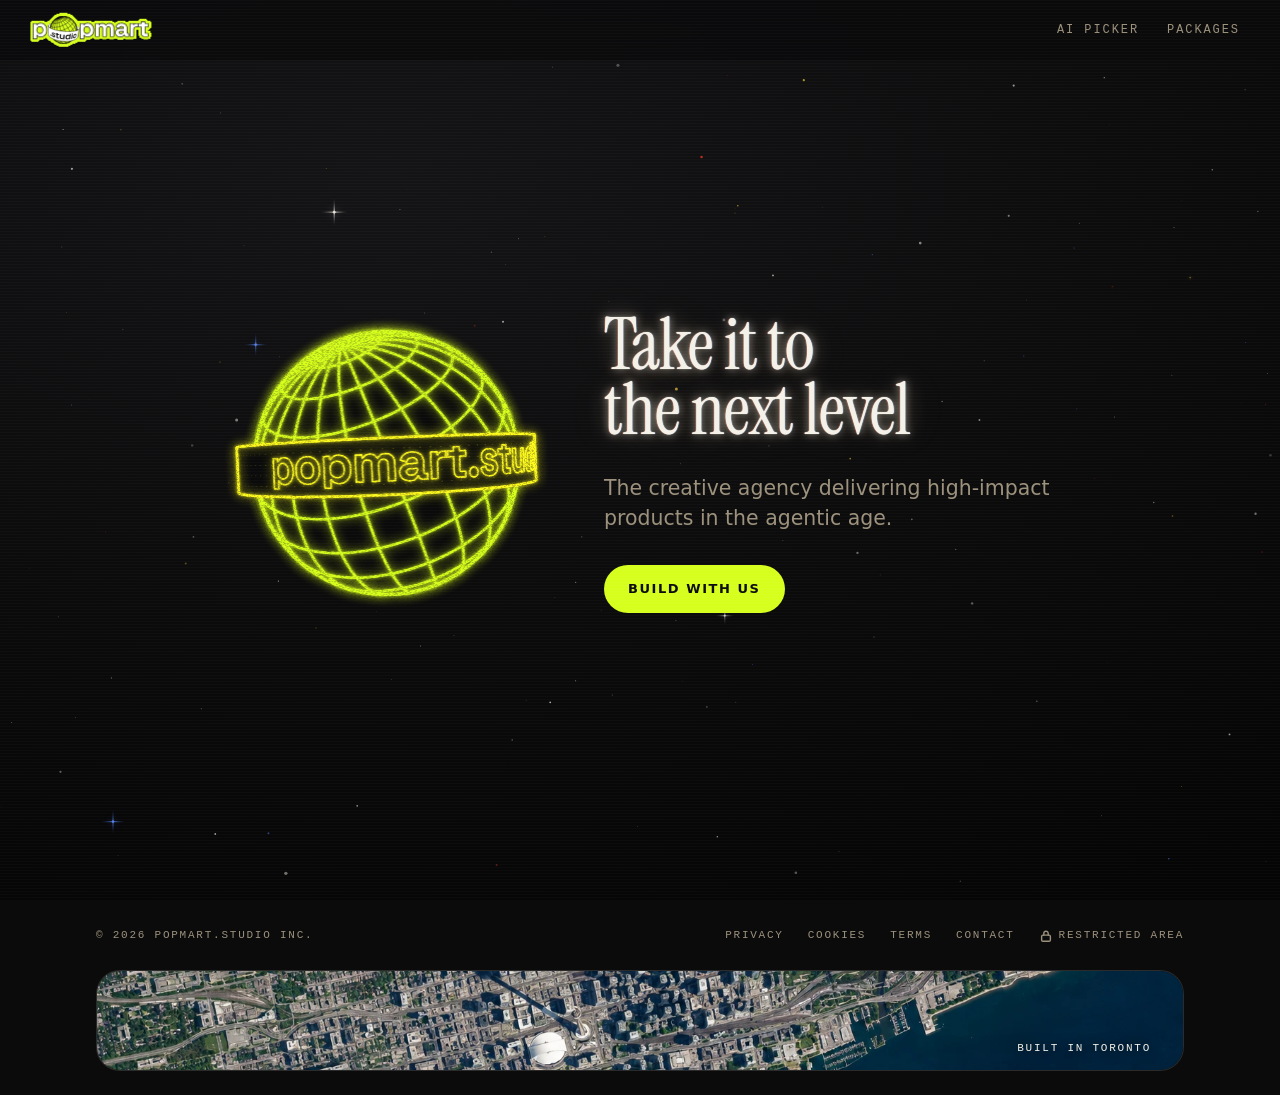
<file: index.html>
<!doctype html>
<html lang="en">
  <head>
    <meta charset="UTF-8" />
    <meta name="viewport" content="width=device-width, initial-scale=1.0, viewport-fit=cover" />
    <link rel="preload" href="./fonts/instrument-serif-latin-400-normal.woff2" as="font" type="font/woff2" crossorigin />
    <!-- Title and description follow docs/brand/BRAND.md; main.ts sets the title again at runtime. -->
    <title>Popmart: take it to the next level</title>
    <meta name="description" content="Take it to the next level. Popmart is the creative agency delivering high-impact products in the agentic age." />
    <link rel="canonical" href="https://popmart.studio/" />
    <meta property="og:type" content="website" />
    <meta property="og:site_name" content="Popmart" />
    <meta property="og:title" content="Popmart: take it to the next level" />
    <meta property="og:description" content="Take it to the next level. Popmart is the creative agency delivering high-impact products in the agentic age." />
    <meta property="og:url" content="https://popmart.studio/" />
    <meta property="og:image" content="https://popmart.studio/og/popmart.jpg" />
    <meta property="og:image:width" content="1200" />
    <meta property="og:image:height" content="630" />
    <meta property="og:image:alt" content="Popmart: a glowing wireframe globe on a night sky." />
    <meta name="twitter:card" content="summary_large_image" />
    <script type="application/ld+json">{"@context":"https://schema.org","@type":"Organization","name":"popmart.studio inc.","url":"https://popmart.studio/","email":"hello@popmart.studio","address":{"@type":"PostalAddress","addressLocality":"Toronto","addressRegion":"ON","addressCountry":"CA"}}</script>
    <meta name="color-scheme" content="dark" />
    <link rel="icon" type="image/svg+xml" href="data:image/svg+xml,%3Csvg%20xmlns%3D%22http%3A%2F%2Fwww.w3.org%2F2000%2Fsvg%22%20viewBox%3D%220%200%2032%2032%22%3E%3Crect%20width%3D%2232%22%20height%3D%2232%22%20rx%3D%227%22%20fill%3D%22%230B0B0C%22%2F%3E%3Cg%20fill%3D%22none%22%20stroke%3D%22%23FFFB1F%22%20stroke-width%3D%221.8%22%20transform%3D%22rotate%28-18%2016%2016%29%22%3E%3Ccircle%20cx%3D%2216%22%20cy%3D%2216%22%20r%3D%2211.5%22%2F%3E%3Cellipse%20cx%3D%2216%22%20cy%3D%2216%22%20rx%3D%225%22%20ry%3D%2211.5%22%2F%3E%3Cpath%20d%3D%22M16%204.5v23M4.5%2016h23M6.3%2010h19.4M6.3%2022h19.4%22%2F%3E%3C%2Fg%3E%3C%2Fsvg%3E" />
    <script type="module" crossorigin src="./assets/main-BdwcYEpg.js"></script>
    <link rel="modulepreload" crossorigin href="./assets/common-B9Uq7RHL.js">
    <link rel="modulepreload" crossorigin href="./assets/preload-helper-CRzLMJPS.js">
    <link rel="modulepreload" crossorigin href="./assets/globe-host-DNPELI4u.js">
    <link rel="stylesheet" crossorigin href="./assets/common-DVCIVugc.css">
  </head>
  <body>
    <div id="app"></div>
    <noscript><p style="padding:20px;font-family:sans-serif;color:#F4F1E8;background:#0B0B0C">Popmart: take it to the next level. The creative agency delivering high-impact products in the agentic age. Write to hello@popmart.studio.</p></noscript>
  </body>
</html>
</file>
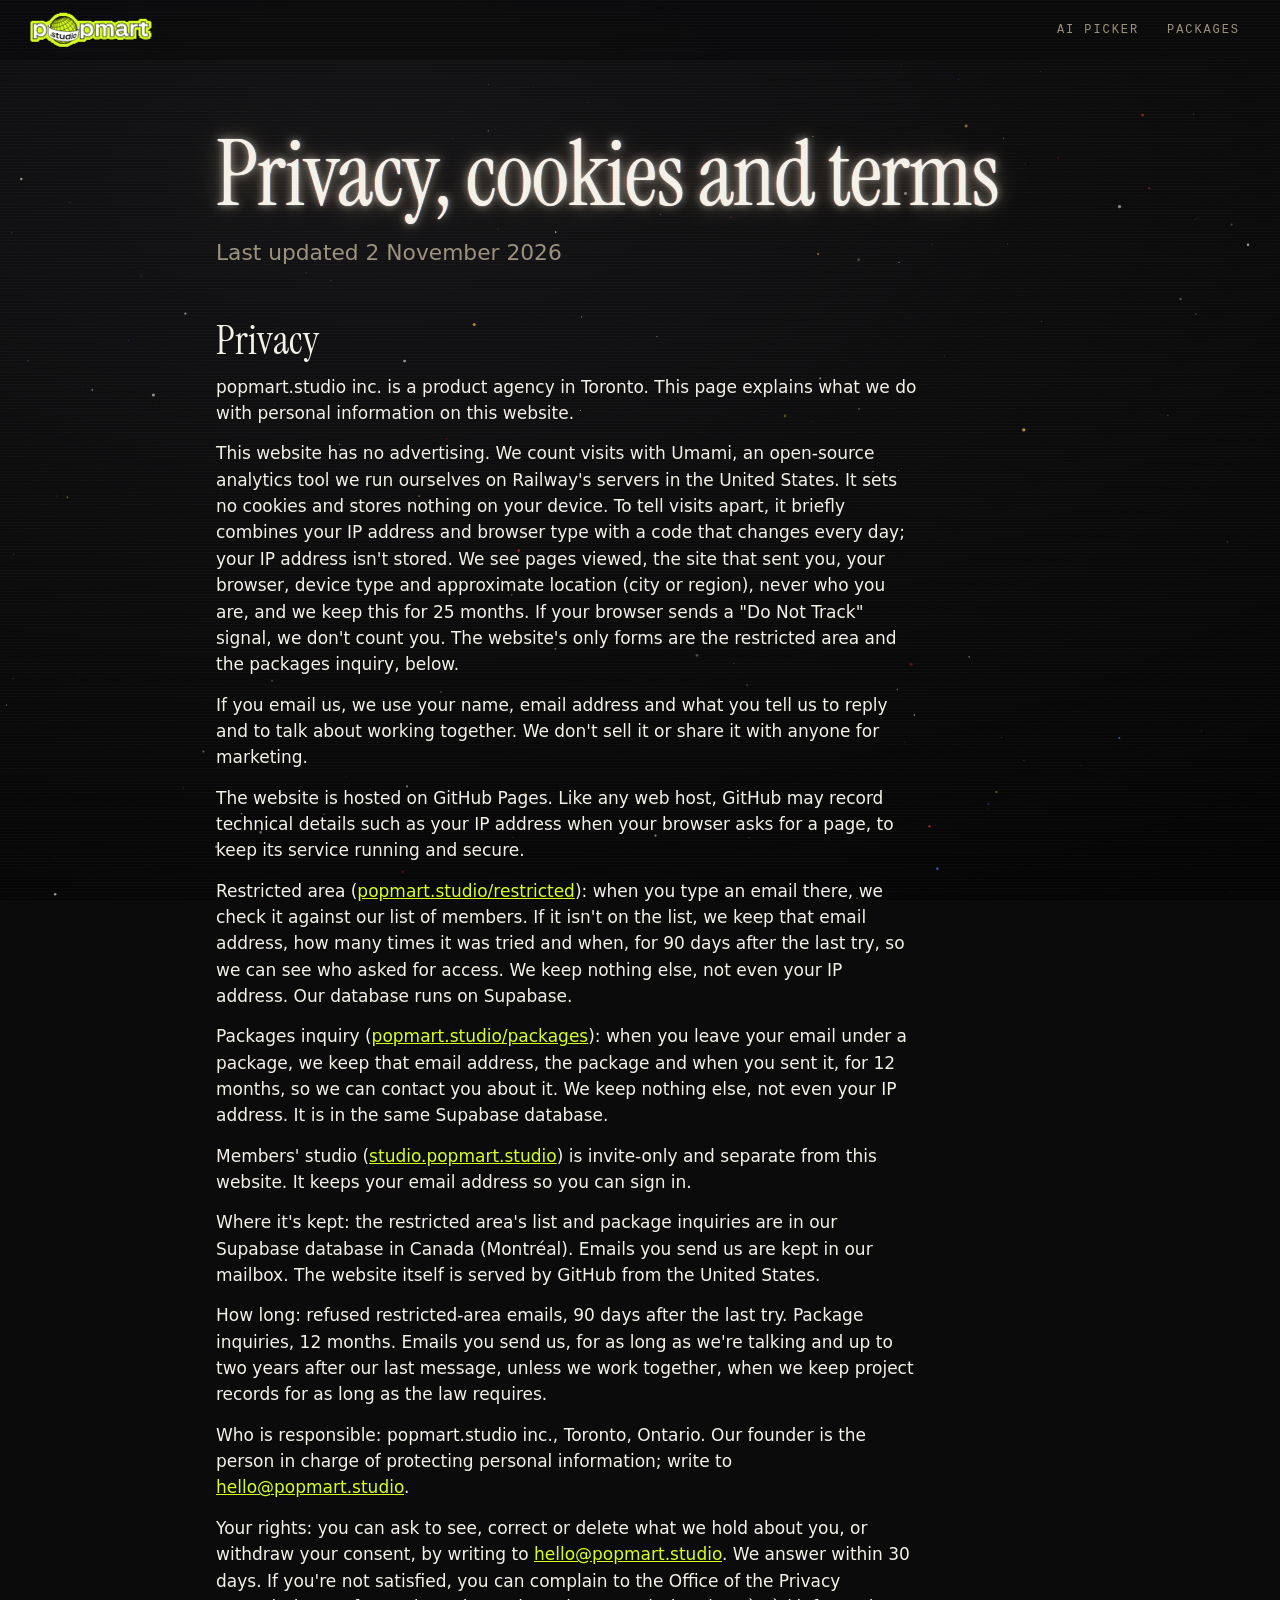
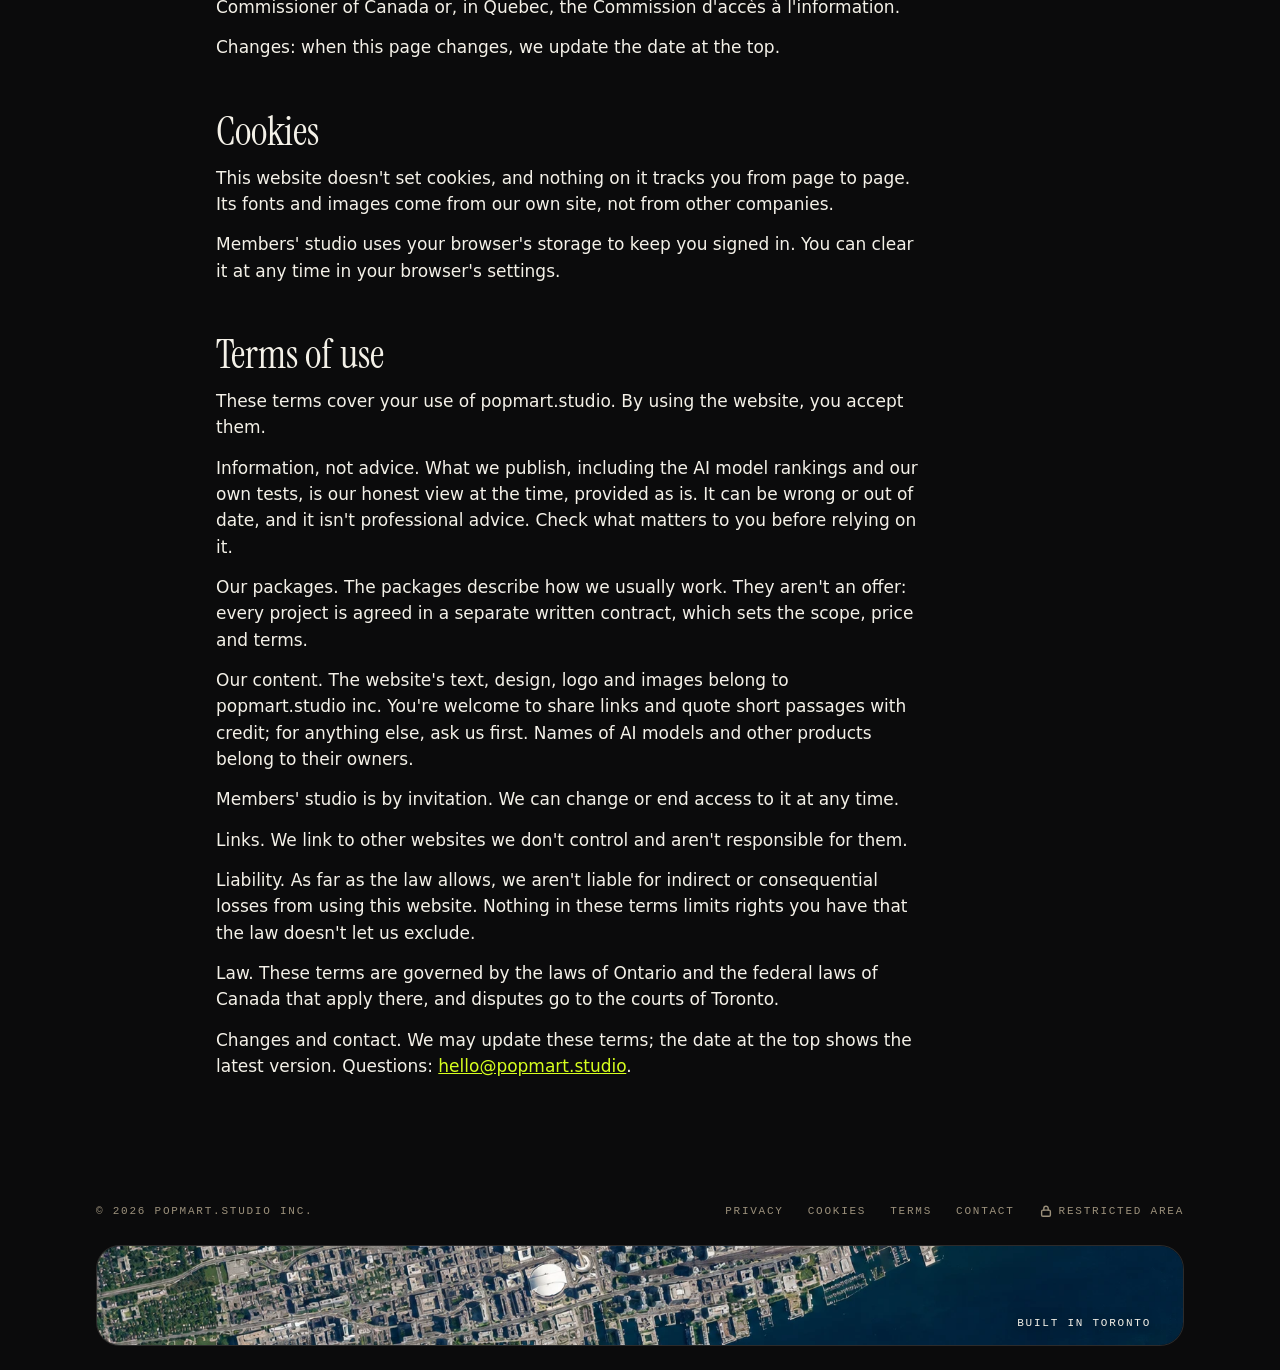
<file: legal/index.html>
<!doctype html>
<html lang="en">
  <head>
    <meta charset="UTF-8" />
    <meta name="viewport" content="width=device-width, initial-scale=1.0, viewport-fit=cover" />
    <link rel="preload" href="../fonts/instrument-serif-latin-400-normal.woff2" as="font" type="font/woff2" crossorigin />
    <!-- Title and description follow docs/brand/BRAND.md; legal.ts sets the title again at runtime. -->
    <title>Privacy, cookies and terms · Popmart</title>
    <meta name="description" content="How popmart.studio handles personal information and cookies, and the terms for using the website." />
    <link rel="canonical" href="https://popmart.studio/legal/" />
    <meta property="og:type" content="website" />
    <meta property="og:site_name" content="Popmart" />
    <meta property="og:title" content="Privacy, cookies and terms · Popmart" />
    <meta property="og:description" content="How popmart.studio handles personal information and cookies, and the terms for using the website." />
    <meta property="og:url" content="https://popmart.studio/legal/" />
    <meta property="og:image" content="https://popmart.studio/og/popmart.jpg" />
    <meta property="og:image:width" content="1200" />
    <meta property="og:image:height" content="630" />
    <meta property="og:image:alt" content="Popmart: a glowing wireframe globe on a night sky." />
    <meta name="twitter:card" content="summary_large_image" />
    <meta name="color-scheme" content="dark" />
    <link rel="icon" type="image/svg+xml" href="data:image/svg+xml,%3Csvg%20xmlns%3D%22http%3A%2F%2Fwww.w3.org%2F2000%2Fsvg%22%20viewBox%3D%220%200%2032%2032%22%3E%3Crect%20width%3D%2232%22%20height%3D%2232%22%20rx%3D%227%22%20fill%3D%22%230B0B0C%22%2F%3E%3Cg%20fill%3D%22none%22%20stroke%3D%22%23FFFB1F%22%20stroke-width%3D%221.8%22%20transform%3D%22rotate%28-18%2016%2016%29%22%3E%3Ccircle%20cx%3D%2216%22%20cy%3D%2216%22%20r%3D%2211.5%22%2F%3E%3Cellipse%20cx%3D%2216%22%20cy%3D%2216%22%20rx%3D%225%22%20ry%3D%2211.5%22%2F%3E%3Cpath%20d%3D%22M16%204.5v23M4.5%2016h23M6.3%2010h19.4M6.3%2022h19.4%22%2F%3E%3C%2Fg%3E%3C%2Fsvg%3E" />
    <script type="module" crossorigin src="../assets/legal-Bz708D91.js"></script>
    <link rel="modulepreload" crossorigin href="../assets/common-B9Uq7RHL.js">
    <link rel="stylesheet" crossorigin href="../assets/common-DVCIVugc.css">
  </head>
  <body>
    <div id="app"></div>
    <noscript><p style="padding:20px;font-family:sans-serif;color:#F4F1E8;background:#0B0B0C">Popmart privacy and cookies. Questions: hello@popmart.studio.</p></noscript>
  </body>
</html>
</file>
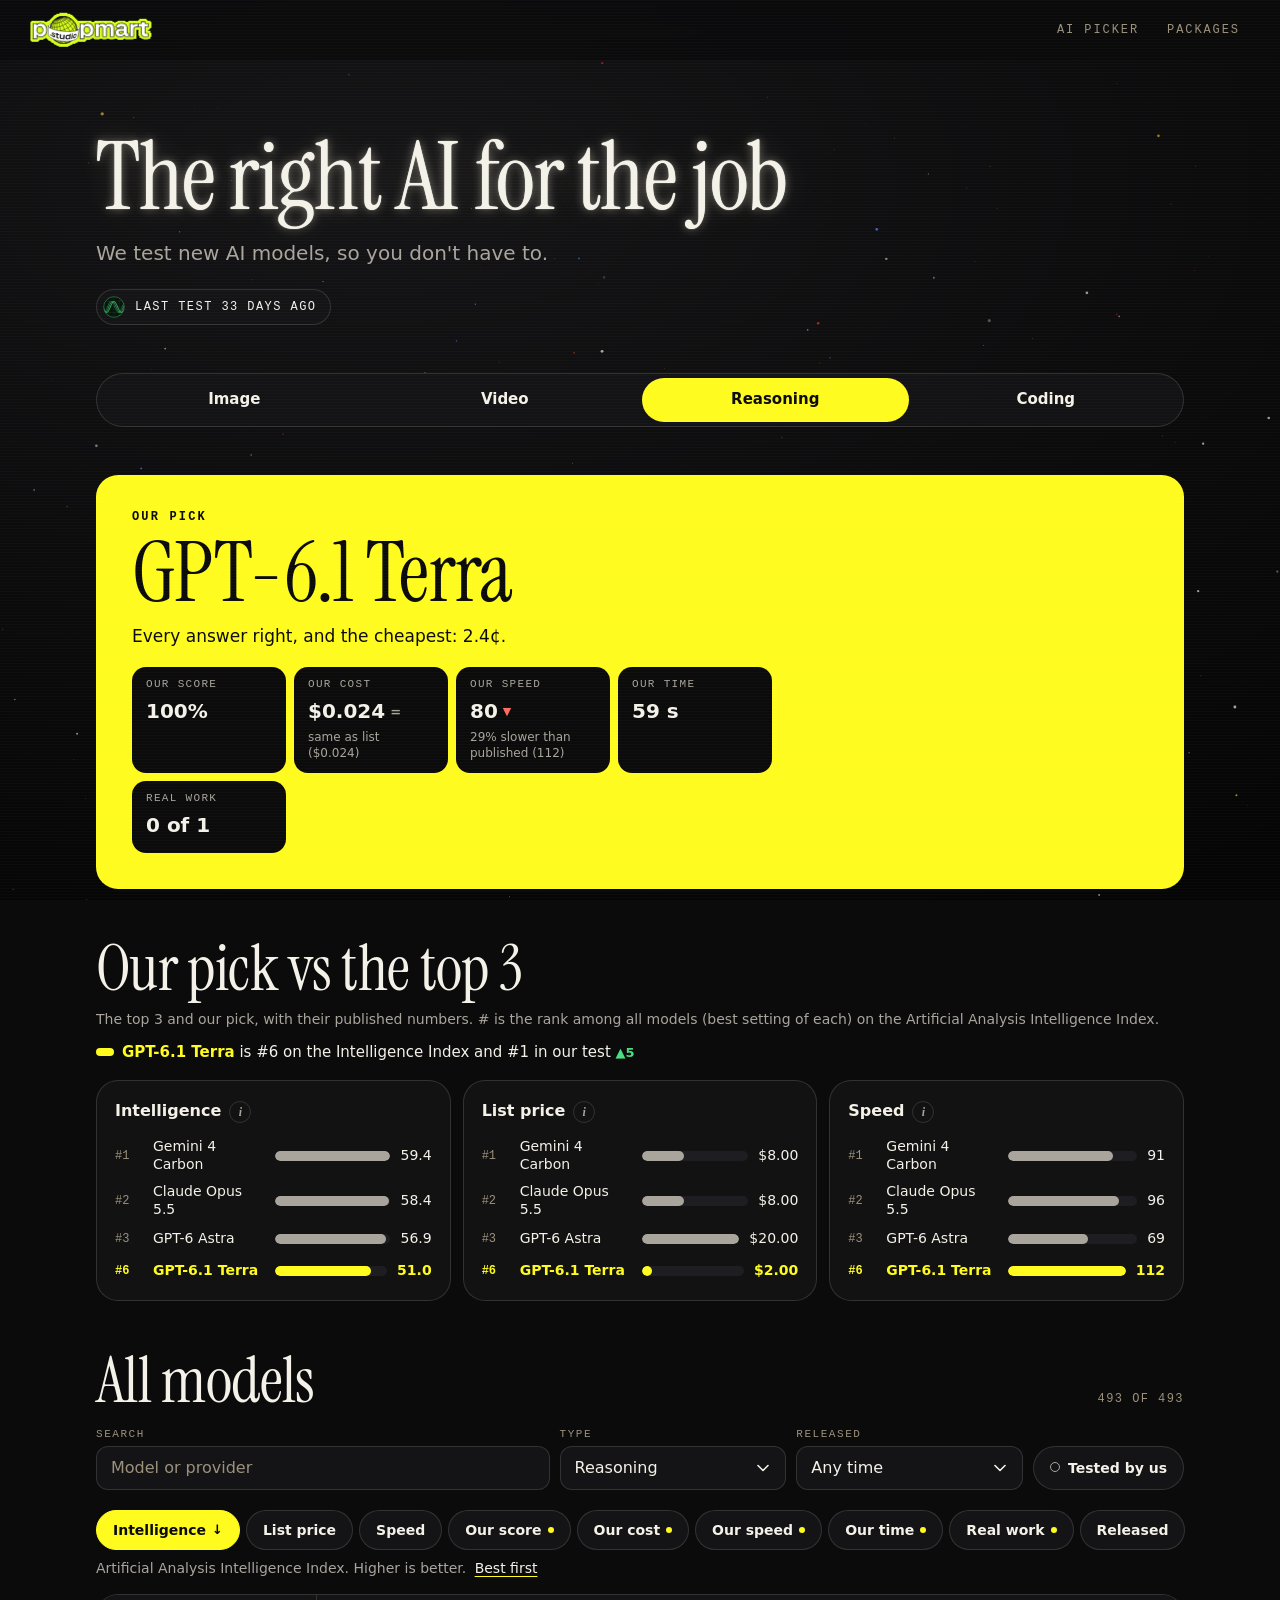
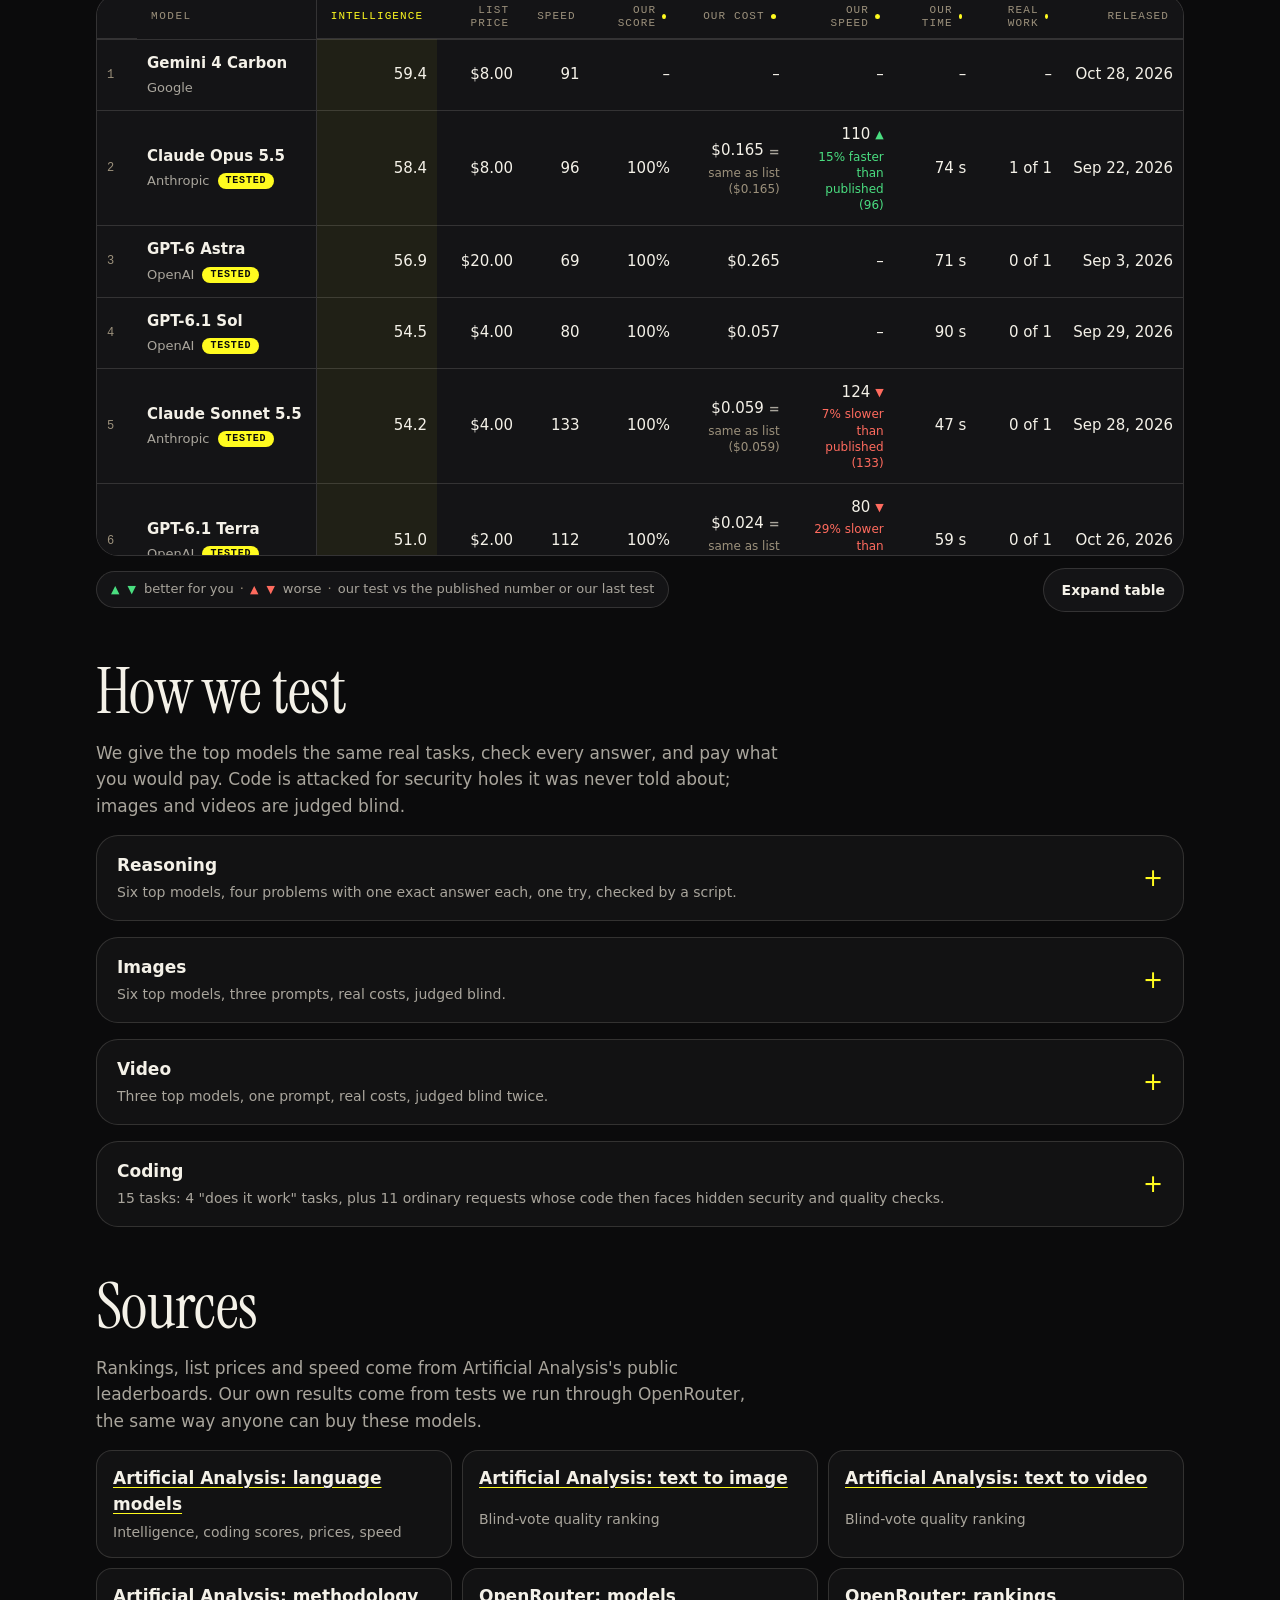
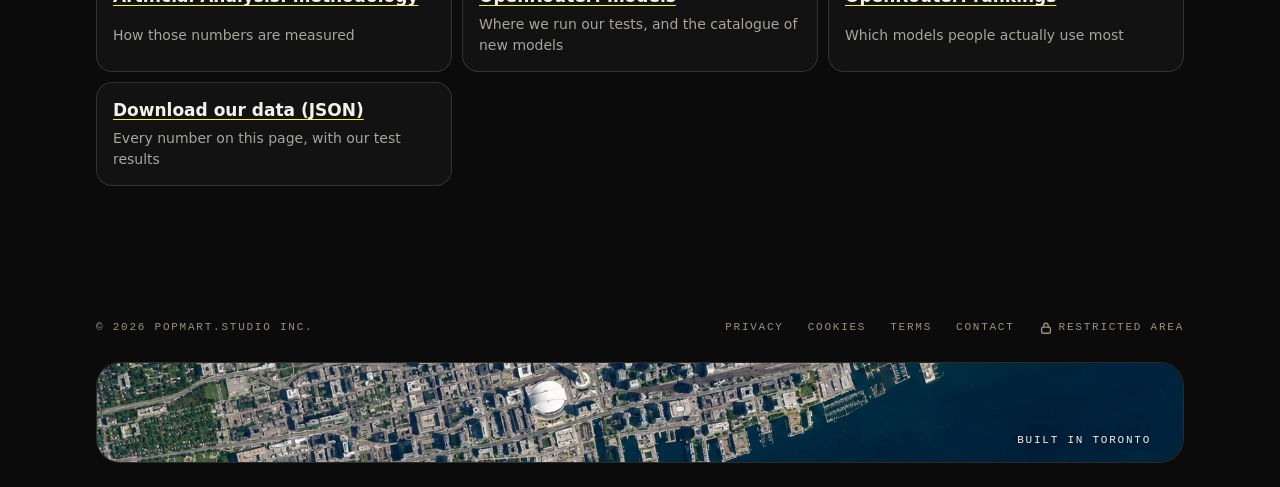
<file: models/index.html>
<!doctype html>
<html lang="en">
  <head>
    <meta charset="UTF-8" />
    <meta name="viewport" content="width=device-width, initial-scale=1.0, viewport-fit=cover" />
    <link rel="preload" href="../fonts/instrument-serif-latin-400-normal.woff2" as="font" type="font/woff2" crossorigin />
    <title>AI Models Compared · Popmart</title>
    <meta name="description" content="Which AI model should you use? Quality rankings, real costs and our own tests for image, video, reasoning and coding models, updated regularly." />
    <link rel="canonical" href="https://popmart.studio/models/" />
    <meta property="og:type" content="website" />
    <meta property="og:site_name" content="Popmart" />
    <meta property="og:title" content="AI Models Compared · Popmart" />
    <meta property="og:description" content="Which AI model should you use? Quality rankings, real costs and our own tests for image, video, reasoning and coding models, updated regularly." />
    <meta property="og:url" content="https://popmart.studio/models/" />
    <meta property="og:image" content="https://popmart.studio/og/models.jpg" />
    <meta property="og:image:width" content="1200" />
    <meta property="og:image:height" content="630" />
    <meta property="og:image:alt" content="AI models compared: Popmart's rankings and tests." />
    <meta name="twitter:card" content="summary_large_image" />
    <meta name="color-scheme" content="light dark" />
    <link rel="icon" type="image/svg+xml" href="data:image/svg+xml,%3Csvg%20xmlns%3D%22http%3A%2F%2Fwww.w3.org%2F2000%2Fsvg%22%20viewBox%3D%220%200%2032%2032%22%3E%3Crect%20width%3D%2232%22%20height%3D%2232%22%20rx%3D%227%22%20fill%3D%22%230B0B0C%22%2F%3E%3Cg%20fill%3D%22none%22%20stroke%3D%22%23FFFB1F%22%20stroke-width%3D%221.8%22%20transform%3D%22rotate%28-18%2016%2016%29%22%3E%3Ccircle%20cx%3D%2216%22%20cy%3D%2216%22%20r%3D%2211.5%22%2F%3E%3Cellipse%20cx%3D%2216%22%20cy%3D%2216%22%20rx%3D%225%22%20ry%3D%2211.5%22%2F%3E%3Cpath%20d%3D%22M16%204.5v23M4.5%2016h23M6.3%2010h19.4M6.3%2022h19.4%22%2F%3E%3C%2Fg%3E%3C%2Fsvg%3E" />
    <script type="module" crossorigin src="../assets/models-DTSdDIwy.js"></script>
    <link rel="modulepreload" crossorigin href="../assets/common-B9Uq7RHL.js">
    <link rel="stylesheet" crossorigin href="../assets/common-DVCIVugc.css">
    <link rel="stylesheet" crossorigin href="../assets/models-BLPfE4n6.css">
  </head>
  <body>
    <div id="app"></div>
    <noscript><p style="padding:20px;font-family:sans-serif">Popmart. This page needs JavaScript to show the model rankings.</p></noscript>
  </body>
</html>
</file>
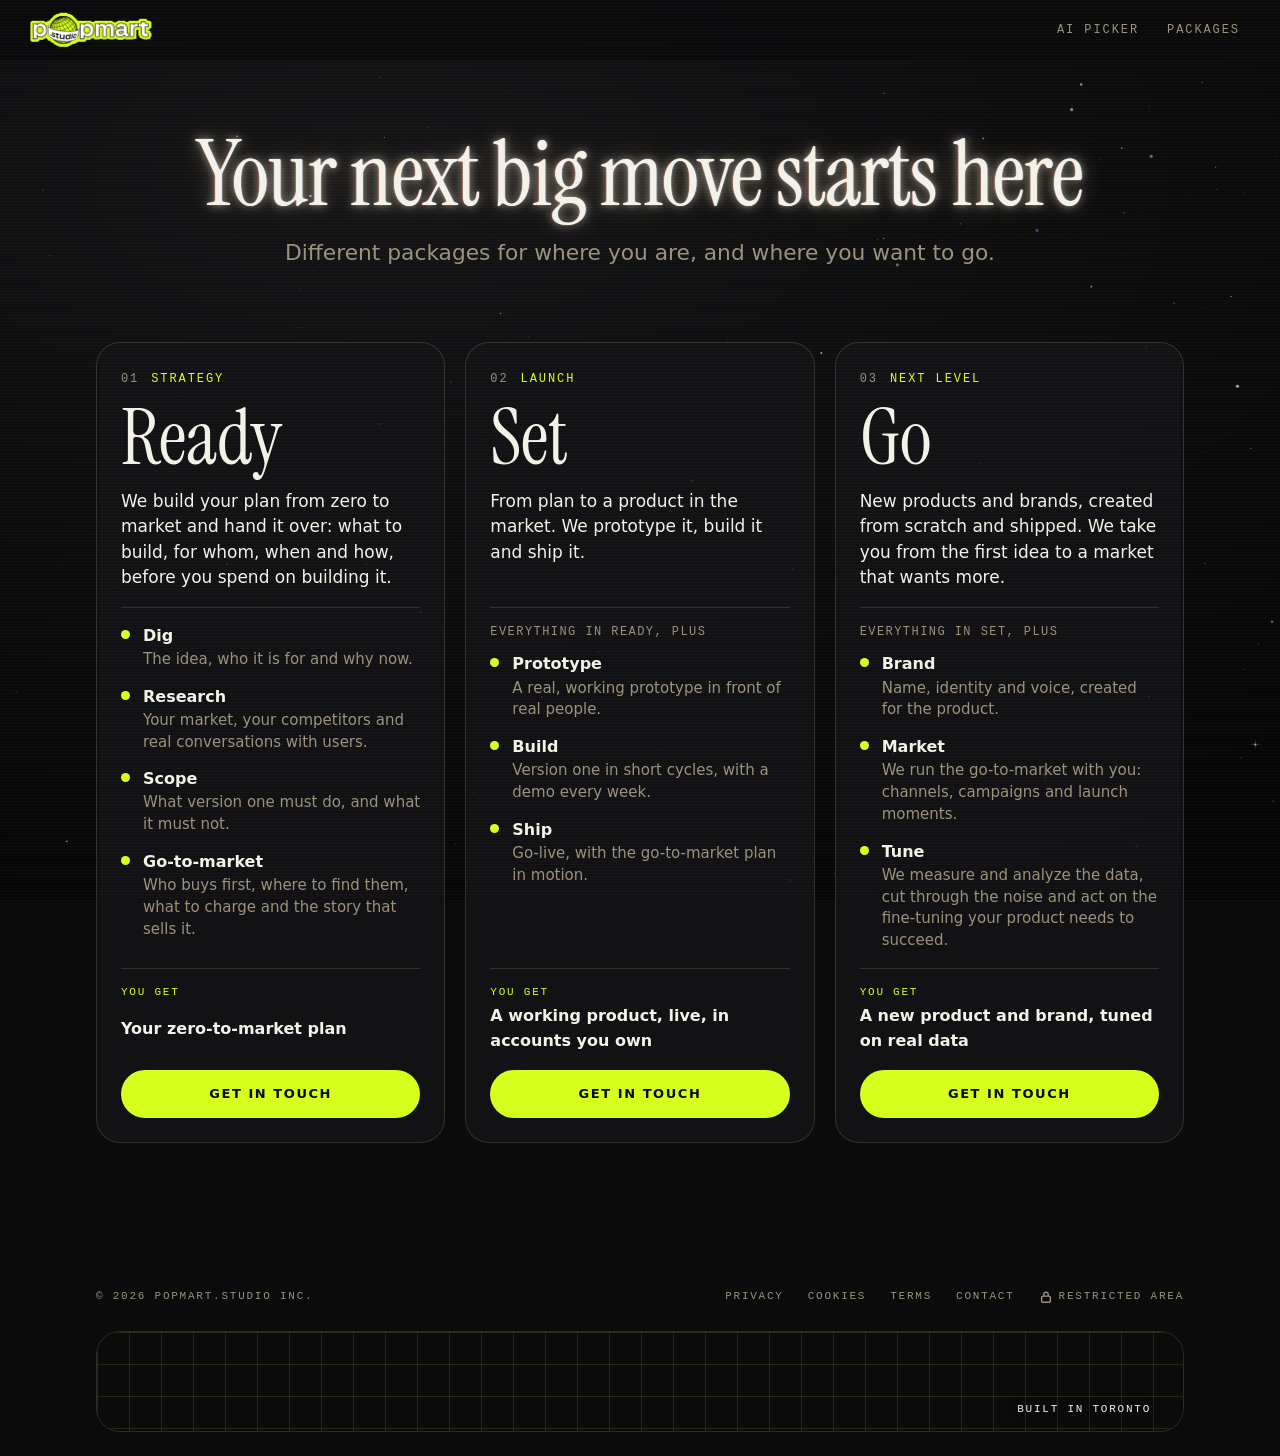
<file: packages/index.html>
<!doctype html>
<html lang="en">
  <head>
    <meta charset="UTF-8" />
    <meta name="viewport" content="width=device-width, initial-scale=1.0, viewport-fit=cover" />
    <link rel="preload" href="../fonts/instrument-serif-latin-400-normal.woff2" as="font" type="font/woff2" crossorigin />
    <!-- Title and description follow docs/brand/BRAND.md; packages.ts sets the title again at runtime. -->
    <title>Packages: Ready, Set, Go · Popmart</title>
    <meta name="description" content="Ready, Set, Go: three packages from Popmart, from a zero-to-market strategy to new products and brands built and launched from scratch." />
    <link rel="canonical" href="https://popmart.studio/packages/" />
    <meta property="og:type" content="website" />
    <meta property="og:site_name" content="Popmart" />
    <meta property="og:title" content="Packages: Ready, Set, Go · Popmart" />
    <meta property="og:description" content="Ready, Set, Go: three packages from Popmart, from a zero-to-market strategy to new products and brands built and launched from scratch." />
    <meta property="og:url" content="https://popmart.studio/packages/" />
    <meta property="og:image" content="https://popmart.studio/og/popmart.jpg" />
    <meta property="og:image:width" content="1200" />
    <meta property="og:image:height" content="630" />
    <meta property="og:image:alt" content="Popmart: a glowing wireframe globe on a night sky." />
    <meta name="twitter:card" content="summary_large_image" />
    <meta name="color-scheme" content="dark" />
    <link rel="icon" type="image/svg+xml" href="data:image/svg+xml,%3Csvg%20xmlns%3D%22http%3A%2F%2Fwww.w3.org%2F2000%2Fsvg%22%20viewBox%3D%220%200%2032%2032%22%3E%3Crect%20width%3D%2232%22%20height%3D%2232%22%20rx%3D%227%22%20fill%3D%22%230B0B0C%22%2F%3E%3Cg%20fill%3D%22none%22%20stroke%3D%22%23FFFB1F%22%20stroke-width%3D%221.8%22%20transform%3D%22rotate%28-18%2016%2016%29%22%3E%3Ccircle%20cx%3D%2216%22%20cy%3D%2216%22%20r%3D%2211.5%22%2F%3E%3Cellipse%20cx%3D%2216%22%20cy%3D%2216%22%20rx%3D%225%22%20ry%3D%2211.5%22%2F%3E%3Cpath%20d%3D%22M16%204.5v23M4.5%2016h23M6.3%2010h19.4M6.3%2022h19.4%22%2F%3E%3C%2Fg%3E%3C%2Fsvg%3E" />
    <script type="module" crossorigin src="../assets/packages-B0JRfb6i.js"></script>
    <link rel="modulepreload" crossorigin href="../assets/common-B9Uq7RHL.js">
    <link rel="modulepreload" crossorigin href="../assets/preload-helper-CRzLMJPS.js">
    <link rel="stylesheet" crossorigin href="../assets/common-DVCIVugc.css">
  </head>
  <body>
    <div id="app"></div>
    <noscript><p style="padding:20px;font-family:sans-serif;color:#F4F1E8;background:#0B0B0C">Popmart packages: Ready (strategy), Set (launch) and Go (next level). Write to hello@popmart.studio.</p></noscript>
  </body>
</html>
</file>
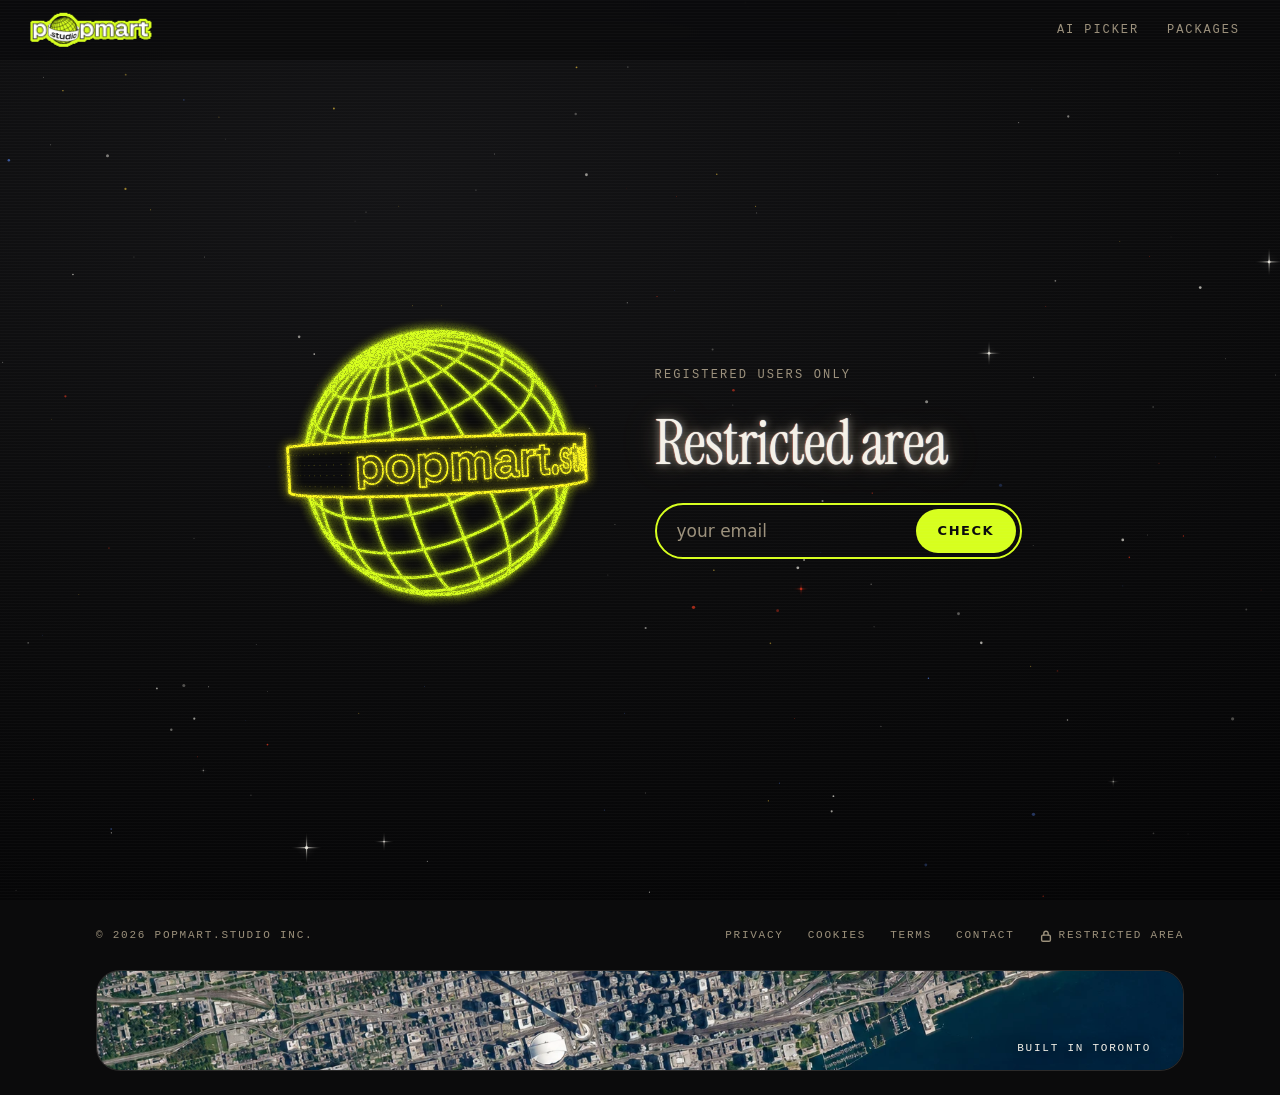
<file: restricted/index.html>
<!doctype html>
<html lang="en">
  <head>
    <meta charset="UTF-8" />
    <meta name="viewport" content="width=device-width, initial-scale=1.0, viewport-fit=cover" />
    <link rel="preload" href="../fonts/instrument-serif-latin-400-normal.woff2" as="font" type="font/woff2" crossorigin />
    <!-- The members' door: an email check, then the studio sends the sign-in link (src/site/restricted.ts). -->
    <title>Restricted area · Popmart</title>
    <meta name="description" content="Members only. Enter your email to get a sign-in link to the Popmart studio." />
    <meta name="color-scheme" content="dark" />
    <meta name="robots" content="noindex" />
    <link rel="icon" type="image/svg+xml" href="data:image/svg+xml,%3Csvg%20xmlns%3D%22http%3A%2F%2Fwww.w3.org%2F2000%2Fsvg%22%20viewBox%3D%220%200%2032%2032%22%3E%3Crect%20width%3D%2232%22%20height%3D%2232%22%20rx%3D%227%22%20fill%3D%22%230B0B0C%22%2F%3E%3Cg%20fill%3D%22none%22%20stroke%3D%22%23FFFB1F%22%20stroke-width%3D%221.8%22%20transform%3D%22rotate%28-18%2016%2016%29%22%3E%3Ccircle%20cx%3D%2216%22%20cy%3D%2216%22%20r%3D%2211.5%22%2F%3E%3Cellipse%20cx%3D%2216%22%20cy%3D%2216%22%20rx%3D%225%22%20ry%3D%2211.5%22%2F%3E%3Cpath%20d%3D%22M16%204.5v23M4.5%2016h23M6.3%2010h19.4M6.3%2022h19.4%22%2F%3E%3C%2Fg%3E%3C%2Fsvg%3E" />
    <script type="module" crossorigin src="../assets/restricted-DZz7gJqS.js"></script>
    <link rel="modulepreload" crossorigin href="../assets/common-B9Uq7RHL.js">
    <link rel="modulepreload" crossorigin href="../assets/preload-helper-CRzLMJPS.js">
    <link rel="modulepreload" crossorigin href="../assets/globe-host-DNPELI4u.js">
    <link rel="stylesheet" crossorigin href="../assets/common-DVCIVugc.css">
    <link rel="stylesheet" crossorigin href="../assets/restricted-BopQnoEZ.css">
  </head>
  <body>
    <div id="app"></div>
    <noscript><p style="padding:20px;font-family:sans-serif;color:#F4F1E8;background:#0B0B0C">Restricted area. This page needs JavaScript. Members can sign in at studio.popmart.studio.</p></noscript>
  </body>
</html>
</file>
<file: assets/common-DVCIVugc.css>
@font-face{font-family:Instrument Serif;font-style:normal;font-display:block;font-weight:400;src:url(../fonts/instrument-serif-latin-400-normal.woff2)format("woff2");unicode-range:U+??,U+131,U+152-153,U+2BB-2BC,U+2C6,U+2DA,U+2DC,U+304,U+308,U+329,U+2000-206F,U+20AC,U+2122,U+2191,U+2193,U+2212,U+2215,U+FEFF,U+FFFD}@font-face{font-family:Instrument Serif;font-style:normal;font-display:block;font-weight:400;src:url(../fonts/instrument-serif-latin-ext-400-normal.woff2)format("woff2");unicode-range:U+100-2BA,U+2BD-2C5,U+2C7-2CC,U+2CE-2D7,U+2DD-2FF,U+304,U+308,U+329,U+1D00-1DBF,U+1E00-1E9F,U+1EF2-1EFF,U+2020,U+20A0-20AB,U+20AD-20C0,U+2113,U+2C60-2C7F,U+A720-A7FF}:root{--pm-night:#0b0b0c;--pm-cream:#f4f1e8;--pm-muted:#9c917c;--pm-lime:#d7ff1e;--pm-line:#f4f1e824;--pm-serif:"Instrument Serif", Georgia, "Times New Roman", serif;--pm-sans:Inter, system-ui, -apple-system, "Segoe UI", sans-serif;--pm-mono:"IBM Plex Mono", ui-monospace, Menlo, Consolas, monospace;--pm-gutter-l:max(16px, env(safe-area-inset-left,0px));--pm-gutter-r:max(16px, env(safe-area-inset-right,0px));--lightningcss-light: ;--lightningcss-dark:initial;color-scheme:dark}html{scroll-behavior:smooth}@media (prefers-reduced-motion:reduce){html{scroll-behavior:auto}}body{background:radial-gradient(120% 90% at 30% 20%, #141416 0%, var(--pm-night) 55%, #050506 100%) fixed;background-color:var(--pm-night);color:var(--pm-cream);font:400 17px/1.55 var(--pm-sans);-webkit-font-smoothing:antialiased;margin:0;overflow-x:hidden}body:after{content:"";pointer-events:none;z-index:5;background:repeating-linear-gradient(#ffffff06 0 1px,#0000 1px 3px);position:fixed;inset:0}#app{position:relative}.pm-sky{z-index:0;width:100%;height:100%;display:block;position:fixed;inset:0}.pm-top,main,.pm-foot{z-index:1;position:relative}a{color:inherit}a:focus-visible,.pm-globe:focus-visible{outline:2px solid var(--pm-cream);outline-offset:4px;border-radius:6px}.pm-top{z-index:4;padding-block:max(8px, env(safe-area-inset-top,0px)) 8px;padding-left:max(28px, env(safe-area-inset-left,0px));padding-right:max(28px, env(safe-area-inset-right,0px));-webkit-backdrop-filter:blur(12px);backdrop-filter:blur(12px);background:#0b0b0cf0;justify-content:space-between;align-items:center;gap:16px;display:flex;position:sticky;top:0}.pm-logo{line-height:0;display:block}.pm-logo>svg{width:auto;height:30px;display:block}@media (width>=640px){.pm-logo>svg{height:38px}}.pm-nav{gap:4px;display:flex}.pm-nav a{min-height:44px;font:500 12px/1 var(--pm-mono);letter-spacing:.16em;text-transform:uppercase;white-space:nowrap;color:var(--pm-muted);align-items:center;padding:0 12px;text-decoration:none;display:inline-flex}.pm-nav a:hover{color:var(--pm-cream)}.pm-nav .pm-members{border:1px solid var(--pm-line);color:var(--pm-cream);border-radius:999px}.pm-hero{--pm-globe:clamp(260px, 28vw, 420px);box-sizing:border-box;grid-template-columns:var(--pm-globe) minmax(0, max-content);max-width:1120px;min-height:calc(100svh - 70px);padding-block:24px 48px;padding-left:var(--pm-gutter-l);padding-right:var(--pm-gutter-r);justify-content:center;align-items:center;gap:clamp(16px,3vw,48px);margin:0 auto;display:grid}.pm-globe{aspect-ratio:1;cursor:pointer;opacity:0;border-radius:50%;width:100%;max-width:100%;transition:opacity .45s ease-out;display:block}.pm-globe.is-ready{opacity:1}@media (prefers-reduced-motion:reduce){.pm-globe{transition:none}}.pm-copy{flex-direction:column;gap:clamp(20px,3.5vh,36px);min-width:0;display:flex}.pm-title{font:400 clamp(44px, 5.6vw, 92px)/.9 var(--pm-serif);letter-spacing:-.015em;text-wrap:balance;margin:0}.pm-title,.pm-glow{text-shadow:0 0 1px #fffff5e6,0 0 8px #fff8e18c,0 0 22px #ffecc852,0 0 48px #ffd6a02e,-1px 0 #ff3c2859,1px 0 #508cff4d}.pm-sub{max-width:36ch;color:var(--pm-muted);text-wrap:pretty;margin:0;font-size:clamp(17px,1.6vw,22px);line-height:1.45}.pm-ctas{flex-wrap:wrap;align-items:center;gap:12px 20px;margin:0;display:flex}.pm-btn{background:var(--pm-lime);min-height:48px;color:var(--pm-night);font:700 13px/1 var(--pm-sans);letter-spacing:.12em;text-transform:uppercase;border-radius:999px;align-items:center;padding:0 24px;text-decoration:none;display:inline-flex}.pm-btn:hover{background:var(--pm-cream)}.pm-link{min-height:44px;color:var(--pm-cream);text-underline-offset:5px;-webkit-text-decoration-color:var(--pm-muted);text-decoration-color:var(--pm-muted);align-items:center;font-size:16px;display:inline-flex}.pm-kicker{font:500 12px/1.4 var(--pm-mono);letter-spacing:.18em;text-transform:uppercase;color:var(--pm-lime);margin:0}.pm-wrap{box-sizing:border-box;max-width:880px;padding-left:var(--pm-gutter-l);padding-right:var(--pm-gutter-r);margin:0 auto}.pm-wrap-wide{max-width:1120px}.pm-center{text-align:center;flex-direction:column;align-items:center;display:flex}.pm-h2{font:400 clamp(44px, 7vw, 104px)/.95 var(--pm-serif);letter-spacing:-.01em;text-wrap:balance;margin:0}.pm-statement{max-width:44ch;font:400 clamp(17px, 1.6vw, 21px)/1.5 var(--pm-sans);color:var(--pm-muted);text-wrap:balance;margin:20px auto 0}@media (width>=900px){.pm-statement{white-space:nowrap;max-width:none;font-size:clamp(20px,1.7vw,24px)}}.pm-center .pm-ctas{justify-content:center;margin-top:36px}.pm-email{font:500 15px/1.4 var(--pm-mono);color:var(--pm-cream);-webkit-user-select:all;user-select:all;overflow-wrap:anywhere}.pm-packages{padding-block:clamp(40px,8vh,96px) clamp(64px,12vh,128px)}.pm-cards{grid-template-columns:repeat(3,minmax(0,1fr));align-items:stretch;gap:20px;margin-top:clamp(48px,8vh,88px);display:grid}.pm-card{grid-row:span 6;grid-template-rows:subgrid;border:1px solid var(--pm-line);background:#141416d1;border-radius:24px;row-gap:16px;min-width:0;padding:28px 24px 24px;scroll-margin-top:24px;display:grid}.pm-card:hover,.pm-card:focus-within,.pm-card:target{border-color:var(--pm-lime)}.pm-card-kind{font:500 12px/1.4 var(--pm-mono);letter-spacing:.16em;text-transform:uppercase;color:var(--pm-lime);gap:12px;margin:0;display:flex}.pm-card-kind span{color:var(--pm-muted);font-variant-numeric:tabular-nums}.pm-card-name{font:400 clamp(56px, 6vw, 80px)/.9 var(--pm-serif);margin:0}.pm-card-who{text-wrap:pretty;margin:0;font-size:17px;line-height:1.5}.pm-card-list{border-top:1px solid var(--pm-line);padding-top:16px}.pm-card-adds{font:500 12px/1.4 var(--pm-mono);letter-spacing:.12em;text-transform:uppercase;color:var(--pm-muted);margin:0 0 12px}.pm-card ul{gap:14px;margin:0;padding:0;list-style:none;display:grid}.pm-card li{color:var(--pm-muted);gap:2px;padding-left:22px;font-size:15px;line-height:1.45;display:grid;position:relative}.pm-card li:before{content:"";background:var(--pm-lime);border-radius:50%;width:9px;height:9px;position:absolute;top:6px;left:0}.pm-card li strong{color:var(--pm-cream);font-size:16px;font-weight:600}.pm-card-get{border-top:1px solid var(--pm-line);gap:4px;margin:0;padding-top:16px;font-size:16px;font-weight:600;display:grid}.pm-card-get span{font:500 11px/1.4 var(--pm-mono);letter-spacing:.16em;text-transform:uppercase;color:var(--pm-lime)}.pm-card-cta{cursor:pointer;border:0;justify-content:center;width:100%}.pm-card-act{align-content:start;min-width:0;display:grid}.pm-card-act .pm-card-cta[hidden]{display:none}.pm-note{text-align:center;color:var(--pm-muted);margin:32px 0 0}.pm-ask{gap:8px;display:grid;position:relative}.pm-ask[hidden]{display:none}.pm-ask-pill{border:2px solid var(--pm-lime);border-radius:999px;align-items:center;gap:4px;padding:3px;display:flex}.pm-ask-pill:focus-within{border-color:var(--pm-cream)}.pm-ask-pill input{width:0;min-width:0;min-height:40px;color:var(--pm-cream);font:400 16px/1 var(--pm-sans);background:0 0;border:0;flex:1;padding:0 14px}.pm-ask-pill input::placeholder{color:var(--pm-muted)}.pm-ask-pill input:focus{outline:none}.pm-ask-pill button{background:var(--pm-lime);min-height:40px;color:var(--pm-night);font:700 13px/1 var(--pm-sans);letter-spacing:.12em;text-transform:uppercase;cursor:pointer;border:0;border-radius:999px;padding:0 18px}.pm-ask-pill button:hover{background:var(--pm-cream)}.pm-ask-pill button:disabled{opacity:.6;cursor:progress}.pm-ask button:focus-visible{outline:2px solid var(--pm-cream);outline-offset:3px}.pm-ask-status{min-height:1.4em;color:var(--pm-muted);margin:0;font-size:14px}.pm-ask-status:empty{min-height:0}.pm-sent :is(.pm-top,main,.pm-foot){pointer-events:none;animation:1.2s forwards pm-flicker-out}@keyframes pm-flicker-out{0%{opacity:1}5%{opacity:.25}10%{opacity:1}18%{opacity:0}23%{opacity:.85}36%{opacity:0}40%{opacity:.6}47%{opacity:.1}54%{opacity:.45}to{opacity:0;visibility:hidden}}.pm-crawl{z-index:40;position:fixed;inset:0;overflow:hidden}.pm-crawl[hidden]{display:none}.pm-crawl-stage{perspective:300px;perspective-origin:50% 25%;transition:opacity .4s;position:absolute;inset:0;-webkit-mask-image:linear-gradient(#0000 0%,#000 45%);mask-image:linear-gradient(#0000 0%,#000 45%)}.pm-crawl-text{transform-origin:50% 0;text-align:justify;text-align-last:center;color:#ffd84a;width:min(80vw,640px);margin:0;font:700 clamp(28px,4.2vw,52px)/1.3 News Cycle,Arial Narrow,sans-serif;animation:3.2s linear forwards pm-crawl;position:absolute;top:62%;left:50%;translate:-50%}@keyframes pm-crawl{0%{transform:rotateX(26deg)translateY(0)}to{transform:rotateX(26deg)translateY(-95vh)}}.pm-jump{opacity:0;width:100%;height:100%;transition:opacity .3s;position:absolute;inset:0}.pm-crawl.is-jumping .pm-jump{opacity:1}.pm-crawl.is-jumping .pm-crawl-stage{opacity:0}@media (prefers-reduced-motion:reduce){.pm-sent :is(.pm-top,main,.pm-foot){opacity:0;visibility:hidden;animation:none}.pm-crawl-text{animation:none;top:50%;transform:translate(-50%,-50%)}.pm-crawl-stage{-webkit-mask-image:none;mask-image:none}}.pm-legal{padding-block:clamp(40px,8vh,96px)}.pm-legal .pm-legal-updated{margin-left:0}.pm-legal-part{max-width:65ch;margin-top:48px;scroll-margin-top:96px}.pm-legal-part h2{font:400 clamp(30px, 4vw, 40px)/1.1 var(--pm-serif);margin:0 0 12px}.pm-legal-part p{color:var(--pm-cream);margin:0 0 14px}.pm-legal-part a{color:var(--pm-lime)}.pm-foot{padding-block:24px max(24px, env(safe-area-inset-bottom,0px))}.pm-city{border:1px solid var(--pm-line);background:var(--pm-night);border-radius:24px;height:max(80px,11svh);position:relative;overflow:hidden}.pm-city-map{width:100%;height:100%;display:block}.pm-city-title{font:500 11px/1.4 var(--pm-mono);letter-spacing:.16em;text-transform:uppercase;color:var(--pm-cream);text-shadow:none;pointer-events:none;filter:drop-shadow(0 1px 6px #000c);margin:0;position:absolute;bottom:clamp(8px,14%,18px);right:clamp(12px,3%,32px)}.pm-city-credit{color:#f4f1e8cc;pointer-events:none;background:#0b0b0cb3;border-radius:999px;margin:0;padding:2px 8px;font-size:10px;position:absolute;bottom:8px;left:10px}.pm-foot-row{font:500 11px/1.4 var(--pm-mono);letter-spacing:.16em;text-transform:uppercase;color:var(--pm-muted);flex-wrap:wrap;justify-content:space-between;align-items:center;gap:8px 24px;margin-bottom:12px;display:flex}.pm-foot-name{margin:0}.pm-foot-links{flex-wrap:wrap;gap:0 4px;margin-inline:-10px;display:flex}.pm-foot-links a,.pm-foot-links .pm-copybtn{min-height:44px;color:var(--pm-muted);align-items:center;gap:6px;padding:0 10px;text-decoration:none;display:inline-flex}.pm-foot-links a:hover,.pm-foot-links .pm-copybtn:hover{color:var(--pm-cream)}.pm-lock{display:inline-flex}.pm-copybtn{font:inherit;letter-spacing:inherit;text-transform:inherit;color:inherit;cursor:pointer;background:0 0;border:0;margin:0;position:relative}.pm-copy-done{opacity:0;color:var(--pm-lime);transition:opacity .15s,transform .15s;display:inline-flex;position:absolute;left:calc(100% - 8px);transform:scale(.6)}.pm-copybtn.is-copied .pm-copy-done{opacity:1;transform:none}.pm-copy-tip{color:var(--pm-cream);font:500 12px/1.2 var(--pm-sans);letter-spacing:0;text-transform:none;white-space:nowrap;opacity:0;pointer-events:none;background:#262624;border:1px solid #f4f1e824;border-radius:8px;padding:6px 10px;transition:opacity .15s,translate .15s;position:absolute;bottom:calc(100% + 6px);left:50%;translate:-50% 4px;box-shadow:0 6px 18px #00000073}.pm-copy-tip:empty{display:none}.pm-copybtn.is-copied .pm-copy-tip,.pm-copybtn.is-shown .pm-copy-tip{opacity:1;translate:-50%}.pm-copybtn:focus-visible{outline:2px solid var(--pm-cream);outline-offset:2px;border-radius:6px}.pm-copy-inline{color:var(--pm-lime);text-underline-offset:3px;align-items:center;gap:4px;padding:0;text-decoration:underline;display:inline-flex}.pm-copy-inline .pm-copy-done{left:calc(100% + 4px)}@media (width<=640px){.pm-foot-row{text-align:center;flex-direction:column;justify-content:center;gap:12px}.pm-foot-links{justify-content:center;gap:4px 20px;max-width:340px;margin-inline:0}}@media (width<=900px){.pm-hero{text-align:center;grid-template-columns:minmax(0,1fr);align-content:center;justify-items:center;min-height:auto;padding-block:32px 64px}.pm-globe{width:min(62vw,330px)}.pm-title{font-size:clamp(48px,13vw,84px)}.pm-copy{align-items:center;width:100%}.pm-hero .pm-ctas{justify-content:center}}@media (width<=480px){.pm-top{padding-left:max(20px, env(safe-area-inset-left,0px));padding-right:max(12px, env(safe-area-inset-right,0px))}.pm-nav a{letter-spacing:.1em;padding:0 10px}}@media (width<=360px){.pm-top{padding-left:max(14px, env(safe-area-inset-left,0px))}.pm-nav{gap:0}.pm-nav a{letter-spacing:.06em;padding:0 7px}}@media (width<=900px){.pm-cards{grid-template-columns:minmax(0,1fr);max-width:520px;margin-inline:auto}}
</file>
<file: assets/models-BLPfE4n6.css>
:root[data-page=models]{--mx-pop:#fffb1f;--mx-on-pop:#0b0b0c;--mx-card:#141416db;--mx-card-solid:#141416;--mx-raise:#1e1e22;--mx-soft:#a9a59c;--mx-good:#4ade80;--mx-bad:#ff6b5e;--mx-radius:22px}[data-page=models] .pm-kicker{color:var(--mx-pop)}[data-page=models] a:focus-visible,[data-page=models] button:focus-visible,[data-page=models] select:focus-visible,[data-page=models] input:focus-visible{outline:2px solid var(--mx-pop);outline-offset:3px}.mx-skip{z-index:10;background:var(--mx-pop);color:var(--mx-on-pop);border-radius:999px;padding:10px 14px;font-weight:700;position:absolute;top:-60px;left:12px}.mx-skip:focus{top:12px}.sr{clip:rect(0 0 0 0);white-space:nowrap;width:1px;height:1px;position:absolute;overflow:hidden}.mx{box-sizing:border-box;max-width:1120px;padding:clamp(28px, 6vw, 72px) var(--pm-gutter-r) clamp(48px, 8vw, 96px) var(--pm-gutter-l);gap:clamp(28px,4vw,48px);margin:0 auto;display:grid}.mx>*{min-width:0}.mx,.mx-top,.mx-hero,.mx-block,.mx-list,.mx-sticky,.mx-pick,.mx-method-body{grid-template-columns:minmax(0,1fr)}.mx-field select,.mx-field input,.mx-table-box{min-width:0;max-width:100%}.mx-hero{gap:16px;display:grid}.mx-kicker{margin:0}.mx-title{font:400 clamp(44px, 7.4vw, 104px)/.95 var(--pm-serif);letter-spacing:-.015em;text-wrap:balance;text-shadow:0 0 1px #fffff5e6,0 0 10px #fff8e166,0 0 32px #ffecc82e;margin:0}.mx-lede{max-width:46ch;color:var(--mx-soft);text-wrap:pretty;margin:0;font-size:clamp(17px,1.6vw,20px)}.mx-stamp{font:500 12px/1.4 var(--pm-mono);letter-spacing:.14em;text-transform:uppercase;color:var(--pm-muted);font-variant-numeric:tabular-nums;margin:0}.mx-kinds{border:1px solid var(--pm-line);background:var(--mx-card);border-radius:999px;grid-template-columns:repeat(4,minmax(0,1fr));gap:4px;padding:4px;display:grid}.mx-kinds button{min-height:44px;color:var(--pm-cream);font:600 15px/1 var(--pm-sans);cursor:pointer;white-space:nowrap;background:0 0;border:0;border-radius:999px;padding:0 6px}.mx-kinds button:hover{background:var(--mx-raise)}.mx-kinds button.is-on{background:var(--mx-pop);color:var(--mx-on-pop)}.mx-blurb{color:var(--mx-soft);margin:-16px 0 0}.mx-pick{border-radius:var(--mx-radius);background:var(--mx-pop);color:var(--mx-on-pop);grid-template-columns:minmax(0,1fr);gap:10px;padding:clamp(22px,4vw,36px);display:grid}.mx-pick-kicker{font:600 12px/1 var(--pm-mono);letter-spacing:.18em;text-transform:uppercase;margin:0}.mx-pick-name{font:400 clamp(44px, 7vw, 84px)/.95 var(--pm-serif);letter-spacing:-.01em;margin:0}.mx-pick-why{max-width:58ch;margin:0;font-size:17px}.mx-pick-stats{grid-template-columns:repeat(auto-fill,minmax(140px,1fr));gap:8px;max-width:640px;margin:8px 0 0;padding:0;list-style:none;display:grid}.mx-pick-stats li{background:var(--mx-on-pop);color:var(--pm-cream);border-radius:14px;align-content:start;gap:6px;padding:12px 14px;display:grid}.mx-pick-stats .k{font:500 11px/1 var(--pm-mono);letter-spacing:.12em;text-transform:uppercase;color:var(--mx-soft)}.mx-pick-stats .v-main{font-size:20px;font-weight:700}.mx-block{gap:16px;display:grid}.mx-h2{font:400 clamp(36px, 5.4vw, 64px)/1 var(--pm-serif);letter-spacing:-.01em;margin:0}.mx-charts{grid-template-columns:repeat(auto-fit,minmax(260px,1fr));gap:12px;display:grid}.mx-mini{border:1px solid var(--pm-line);border-radius:var(--mx-radius);background:var(--mx-card);min-width:0;margin:0;padding:18px;position:relative}.mx-mini figcaption{align-items:center;gap:8px;margin-bottom:14px;display:flex}.mx-mini figcaption strong{font-size:16px}.mx-mini figcaption span{color:var(--mx-soft);font-size:14px}.mx-mini ol{gap:10px;margin:0;padding:0;list-style:none;display:grid}.mx-mini li{grid-template-columns:2em minmax(0,8em) minmax(0,1fr) auto;align-items:center;gap:10px;font-size:14px;display:grid}.mx-mini-rank{font:500 12px/1 var(--pm-mono);color:var(--pm-muted);font-variant-numeric:tabular-nums}.mx-mini-name{overflow-wrap:anywhere;line-height:1.25}.mx-mini-bar{background:var(--mx-raise);border-radius:999px;height:10px;overflow:hidden}.mx-mini-bar>span{background:var(--mx-soft);border-radius:999px;height:100%;display:block}.mx-mini li.is-pick .mx-mini-bar>span{background:var(--mx-pop)}.mx-mini-val{font-variant-numeric:tabular-nums}.mx-mini li.is-pick .mx-mini-val,.mx-mini li.is-pick .mx-mini-name,.mx-mini li.is-pick .mx-mini-rank{color:var(--mx-pop);font-weight:700}@media (width<=700px){.mx-charts{scroll-snap-type:x mandatory;margin-inline:calc(-1 * var(--pm-gutter-l)) calc(-1 * var(--pm-gutter-r));padding-inline:var(--pm-gutter-l) var(--pm-gutter-r);scroll-padding-inline:var(--pm-gutter-l);scrollbar-width:none;display:flex;overflow-x:auto}.mx-charts::-webkit-scrollbar{display:none}.mx-mini{scroll-snap-align:start;flex:0 0 84%}}.mx-all-head{justify-content:space-between;align-items:baseline;gap:12px;display:flex}.mx-count{font:500 12px/1 var(--pm-mono);letter-spacing:.12em;text-transform:uppercase;color:var(--pm-muted);font-variant-numeric:tabular-nums;white-space:nowrap}.mx-filters{grid-template-columns:minmax(0,2fr) repeat(2,minmax(0,1fr)) auto;align-items:end;gap:10px;display:grid}.mx-field{gap:6px;min-width:0;display:grid}.mx-field>span{font:500 11px/1 var(--pm-mono);letter-spacing:.14em;text-transform:uppercase;color:var(--pm-muted)}.mx-field select,.mx-field input{box-sizing:border-box;border:1px solid var(--pm-line);background:var(--mx-card-solid);width:100%;min-height:44px;color:var(--pm-cream);font:400 16px/1 var(--pm-sans);border-radius:12px;padding:0 14px}.mx-field input::placeholder{color:var(--pm-muted)}.mx-toggle{border:1px solid var(--pm-line);background:var(--mx-card-solid);min-height:44px;color:var(--pm-cream);font:600 14px/1 var(--pm-sans);cursor:pointer;white-space:nowrap;border-radius:999px;padding:0 16px}.mx-toggle:before{content:"";border:1.5px solid var(--mx-soft);vertical-align:1px;border-radius:50%;width:8px;height:8px;margin-right:8px;display:inline-block}.mx-toggle.is-on{border-color:var(--mx-pop)}.mx-toggle.is-on:before{background:var(--mx-pop);border-color:var(--mx-pop)}@media (width<=700px){.mx-filters{grid-template-columns:minmax(0,1fr) minmax(0,1fr)}.mx-search{grid-column:1/-1}.mx-toggle{grid-column:1/-1;justify-self:start}}.mx-sticky{gap:8px;padding:4px 0 0;display:grid}.mx-metrics{scrollbar-width:none;margin-inline:calc(-1 * var(--pm-gutter-l)) calc(-1 * var(--pm-gutter-r));padding-inline:var(--pm-gutter-l) var(--pm-gutter-r);scroll-padding-inline:var(--pm-gutter-l);gap:6px;display:flex;overflow-x:auto}.mx-metrics::-webkit-scrollbar{display:none}.mx-tab{border:1px solid var(--pm-line);background:var(--mx-card-solid);min-height:40px;color:var(--pm-cream);font:600 14px/1 var(--pm-sans);cursor:pointer;white-space:nowrap;border-radius:999px;flex:none;align-items:center;gap:6px;padding:0 16px;display:inline-flex}.mx-tab.is-ours:after{content:"";background:var(--mx-pop);border-radius:50%;width:6px;height:6px}.mx-tab:hover{border-color:var(--mx-soft)}.mx-tab.is-on{background:var(--mx-pop);border-color:var(--mx-pop);color:var(--mx-on-pop)}.mx-tab.is-on.is-ours:after{background:var(--mx-on-pop)}.mx-dir{font-size:13px}.mx-hint{color:var(--mx-soft);margin:0;font-size:14px;line-height:1.45}.mx-flip{color:var(--pm-cream);font:inherit;text-decoration:underline;-webkit-text-decoration-color:var(--mx-pop);text-decoration-color:var(--mx-pop);text-underline-offset:3px;cursor:pointer;background:0 0;border:0;margin-left:4px;padding:0}.mx-table-box{overscroll-behavior:auto;border:1px solid var(--pm-line);border-radius:var(--mx-radius);background:var(--mx-card-solid);max-height:min(560px,64svh);position:relative;overflow:auto}.mx-table-box.is-expanded{max-height:calc(100svh - 96px)}.mx-table thead th{z-index:2;background:var(--mx-card-solid);box-shadow:inset 0 -1px 0 var(--pm-line);position:sticky;top:0}.mx-table .pos{z-index:1;background:var(--mx-card-solid);position:sticky;left:0}.mx-table .name{z-index:1;background:var(--mx-card-solid);box-shadow:inset -1px 0 0 var(--pm-line);position:sticky;left:40px}.mx-table thead th.pos,.mx-table thead th.name{z-index:3}.mx-expand{border:1px solid var(--pm-line);background:var(--mx-card-solid);min-height:44px;color:var(--pm-cream);font:600 14px/1 var(--pm-sans);cursor:pointer;border-radius:999px;justify-self:end;padding:0 18px}.mx-expand:hover{border-color:var(--mx-pop)}.mx-table-box .mx-more{margin:12px auto;display:block}.mx-name-line{align-items:center;gap:8px;display:flex}.mx-now{background:var(--mx-good);border-radius:50%;flex:none;width:8px;height:8px;position:relative}.mx-now:after{content:"";background:var(--mx-good);border-radius:50%;position:absolute;inset:0}@media (prefers-reduced-motion:no-preference){.mx-now:after{animation:1.8s cubic-bezier(0,0,.2,1) infinite mx-ping}}@keyframes mx-ping{0%{opacity:.7;transform:scale(1)}80%,to{opacity:0;transform:scale(3.2)}}.mx-table{border-collapse:collapse;width:100%;font-size:15px}.mx-table th,.mx-table td{text-align:left;border-bottom:1px solid var(--pm-line);vertical-align:middle;padding:12px 10px}.mx-table tbody tr:last-child>*{border-bottom:0}.mx-table .num{text-align:right;font-variant-numeric:tabular-nums}.mx-table td.num .v-main{white-space:nowrap}.mx-table thead th{padding:0;font-weight:400}.mx-table thead th.name{font:500 11px/1 var(--pm-mono);letter-spacing:.14em;text-transform:uppercase;color:var(--pm-muted);padding:0 14px}.mx-table thead button{width:100%;min-height:44px;color:var(--pm-muted);font:500 11px/1.2 var(--pm-mono);letter-spacing:.1em;text-transform:uppercase;cursor:pointer;text-align:right;padding:0 14px;background:0 0;border:0;justify-content:flex-end;align-items:center;padding-block:8px;display:inline-flex}.mx-table thead th.is-ours button:after{content:"";background:var(--mx-pop);border-radius:50%;width:5px;height:5px;margin-left:6px}.mx-table thead th.is-active button{color:var(--mx-pop)}.mx-table .short{display:none}.mx-table td.is-active{background:#fffb1f0d}.mx-table .pos{box-sizing:border-box;width:40px;min-width:40px;max-width:40px;color:var(--pm-muted);font:500 12px/1 var(--pm-mono);font-variant-numeric:tabular-nums;padding-right:0}.mx-table tbody th.name{min-width:0;font-weight:400}.mx-name{color:var(--pm-cream);font-weight:650;text-decoration:none;display:block}a.mx-name:hover{text-decoration:underline;-webkit-text-decoration-color:var(--mx-pop);text-decoration-color:var(--mx-pop);text-underline-offset:3px}.mx-sub{color:var(--mx-soft);flex-wrap:wrap;align-items:center;gap:4px 8px;margin-top:3px;font-size:13px;display:flex}.mx-sub>span{white-space:nowrap}.mx-tag{background:var(--mx-pop);color:var(--mx-on-pop);font:600 10px/1 var(--pm-mono);letter-spacing:.08em;text-transform:uppercase;border-radius:999px;padding:3px 8px}.v{justify-items:end;gap:2px;display:inline-grid}.v-main{align-items:center;gap:5px;display:inline-flex}.v-ref{color:var(--pm-muted);text-align:right;max-width:10em;font-size:12px;line-height:1.35}.v-ref.is-good{color:var(--mx-good)}.v-ref.is-bad{color:var(--mx-bad)}.arrow{font-size:11px;line-height:1}.arrow.is-good{color:var(--mx-good)}.arrow.is-bad{color:var(--mx-bad)}.arrow.is-same{color:var(--mx-soft);font-size:13px;font-weight:700}.mx-pick-stats .v{justify-items:start}.mx-pick-stats .v-ref{text-align:left;color:var(--mx-soft)}@media (width<=760px){.mx-table .full{display:none}.mx-table .short{display:inline}.mx-table .name{min-width:9.5em;max-width:11em}.mx-name{overflow-wrap:anywhere}}.mx-more{border:1px solid var(--pm-line);background:var(--mx-card-solid);min-height:48px;color:var(--pm-cream);font:600 15px/1 var(--pm-sans);cursor:pointer;border-radius:999px;justify-self:center;margin-top:4px;padding:0 24px}.mx-more span{color:var(--pm-muted);font-weight:400}.mx-more:hover{border-color:var(--mx-pop)}.mx-list{gap:12px;display:grid}.mx-none{border:1px dashed var(--pm-line);border-radius:var(--mx-radius);color:var(--mx-soft);margin:0;padding:24px}.mx-legend{color:var(--mx-soft);margin:0;font-size:14px;line-height:1.6}.mx-legend .arrow{margin-right:2px}.mx-method p{max-width:64ch;color:var(--mx-soft);margin:0}.mx-sources ul{color:var(--mx-soft);gap:8px;margin:0;padding-left:1.1em;display:grid}.mx-sources a{color:var(--pm-cream);-webkit-text-decoration-color:var(--mx-pop);text-decoration-color:var(--mx-pop);text-underline-offset:3px}@media (width<=480px){.mx-hide-phone{display:none!important}}@media (prefers-reduced-motion:no-preference){.mx-kinds button,.mx-tab,.mx-mini-bar>span,.mx-toggle{transition:background-color .2s,color .2s,border-color .2s,width .3s}}.mx-chip{border:1px solid var(--pm-line);background:var(--mx-card-solid);font:500 12px/1 var(--pm-mono);letter-spacing:.12em;text-transform:uppercase;color:var(--pm-cream);border-radius:999px;justify-self:start;align-items:center;gap:10px;margin:4px 0 0;padding:6px 14px 6px 6px;display:inline-flex}.mx-scope{flex:none;width:22px;height:22px;display:block}.mx-scope svg{display:block}.mx-scope-face{fill:#07140c;stroke:#4ade808c;stroke-width:.75px}.mx-scope-grid path{stroke:#4ade8029;stroke-width:.4px;fill:none}.mx-scope-waves path{fill:none;stroke:var(--mx-good);stroke-width:.9px;opacity:.85}.mx-scope-waves path:nth-child(2){opacity:.6}.mx-scope-waves path:nth-child(3){opacity:.4}@media (prefers-reduced-motion:no-preference){.mx-scope-waves{animation:1.6s linear infinite mx-scope}}@keyframes mx-scope{to{transform:translate(-16px)}}.mx-method-box{border:1px solid var(--pm-line);border-radius:var(--mx-radius);background:var(--mx-card);margin-top:-12px}.mx-method-box summary{cursor:pointer;gap:4px;min-height:44px;padding:16px 52px 16px 20px;list-style:none;display:grid;position:relative}.mx-method-box summary::-webkit-details-marker{display:none}.mx-method-box summary:after{content:"+";font:400 24px/1 var(--pm-sans);color:var(--mx-pop);position:absolute;top:50%;right:20px;transform:translateY(-50%)}.mx-method-box[open] summary:after{content:"−"}.mx-method-title{font-weight:650}.mx-method-sum{color:var(--mx-soft);font-size:14px}.mx-method-body{gap:18px;max-width:72ch;padding:4px 20px 22px;display:grid}.mx-method-body h3{font:500 11px/1.2 var(--pm-mono);letter-spacing:.14em;text-transform:uppercase;color:var(--mx-pop);margin:0 0 6px}.mx-method-body p{color:var(--pm-cream);margin:0 0 8px;font-size:15px;line-height:1.6}.mx-method-body ul,.mx-method-body ol{color:var(--mx-soft);gap:6px;margin:0;padding-left:1.2em;font-size:15px;line-height:1.55;display:grid}.mx-method-body sup a{color:var(--mx-pop);margin-left:1px;font-size:11px;text-decoration:none}.mx-refs li a{color:var(--pm-cream);-webkit-text-decoration-color:var(--mx-pop);text-decoration-color:var(--mx-pop);text-underline-offset:3px;overflow-wrap:anywhere}.mx-note{color:var(--mx-soft);margin:-8px 0 0;font-size:14px}.mx-key{background:var(--mx-pop);vertical-align:1px;border-radius:999px;width:18px;height:8px;margin-right:8px;display:inline-block}.mx-sub>span:not(.mx-tag)+span:not(.mx-tag):before{content:"· "}.mx-info{border:1px solid var(--pm-line);width:22px;height:22px;color:var(--mx-soft);cursor:help;background:0 0;border-radius:50%;place-items:center;padding:0;font:italic 600 12px/1 Georgia,serif;display:inline-grid;position:relative}.mx-info:before{content:"";position:absolute;inset:-11px}.mx-info:hover,.mx-info:focus-visible{color:var(--pm-cream);border-color:var(--mx-soft)}.mx-mini figcaption .mx-tip{z-index:4;background:var(--pm-cream);width:max-content;max-width:min(240px,62vw);color:var(--pm-night);font:400 13px/1.4 var(--pm-sans);text-align:left;border-radius:10px;padding:8px 10px;font-style:normal;display:none;position:absolute;top:calc(100% + 8px);left:-10px;box-shadow:0 6px 24px #00000080}.mx-info:hover .mx-tip,.mx-info:focus .mx-tip{display:block}.mx-rankline{color:var(--pm-cream);margin:-6px 0 0;font-size:15px}.mx-rankline strong{color:var(--mx-pop)}.mx-rankline .arrow{font-size:13px;font-weight:700}.mx-field select{appearance:none;background-image:url("data:image/svg+xml,%3Csvg xmlns='http://www.w3.org/2000/svg' width='12' height='8' viewBox='0 0 12 8'%3E%3Cpath d='M1 1.5l5 5 5-5' fill='none' stroke='%23F4F1E8' stroke-width='1.6' stroke-linecap='round' stroke-linejoin='round'/%3E%3C/svg%3E");background-position:right 16px center;background-repeat:no-repeat;background-size:12px 8px;padding-right:40px}.mx-field select option{background:var(--mx-card-solid);color:var(--pm-cream)}.mx-kinds{top:max(10px, env(safe-area-inset-top,0px));z-index:6;-webkit-backdrop-filter:blur(10px);background:#141416eb;position:sticky}.mx-plain{max-width:62ch;color:var(--mx-soft);margin:0;font-size:17px;line-height:1.55}.mx-method .mx-method-box{margin-top:0}.mx-sources .mx-src-list{grid-template-columns:repeat(auto-fill,minmax(min(100%,300px),1fr));gap:10px;margin:0;padding:0;list-style:none;display:grid}.mx-src-list li{border:1px solid var(--pm-line);background:var(--mx-card);border-radius:16px;gap:4px;padding:14px 16px;display:grid}.mx-src-list a{color:var(--pm-cream);-webkit-text-decoration-color:var(--mx-pop);text-decoration-color:var(--mx-pop);text-underline-offset:3px;font-weight:600}.mx-src-list span{color:var(--mx-soft);font-size:14px}.mx-top{gap:clamp(28px,4vw,48px);display:grid}.mx-top>*{min-width:0}.mx-under{flex-wrap:wrap;justify-content:space-between;align-items:center;gap:10px;display:flex}.mx-legend-chip{border:1px solid var(--pm-line);background:var(--mx-card-solid);color:var(--mx-soft);border-radius:999px;flex-wrap:wrap;align-items:center;gap:2px 6px;margin:0;padding:9px 14px;font-size:13px;line-height:1.3;display:inline-flex}.mx-legend-chip .mx-dot{color:var(--pm-muted)}.mx-under .mx-expand{margin-left:auto}
</file>
<file: assets/restricted-BopQnoEZ.css>
:root{--rx-green:#5ad66d;--rx-red:#cf513e}.rx-kicker{font:500 12px/1.4 var(--pm-mono);letter-spacing:.18em;text-transform:uppercase;color:var(--pm-muted);margin:0}.rx-title{white-space:nowrap;font-size:clamp(40px,4.8vw,76px);transition:color .3s}.rx-denied .rx-title{color:var(--rx-red);text-shadow:0 0 14px #cf513e59}.rx-granted .rx-title{color:var(--rx-green);text-shadow:0 0 14px #5ad66d4d}.rx-granted .rx-pill{border-color:var(--rx-green)}.rx-granted .rx-pill input{color:var(--rx-green)}.rx-granted .rx-pill button{background:var(--rx-green);color:var(--pm-night)}.rx-granted .rx-kicker,.rx-granted .rx-status{color:var(--rx-green)}.rx-form{box-sizing:border-box;flex-direction:column;gap:10px;width:100%;min-width:0;max-width:440px;display:flex}.rx-pill{border:2px solid var(--pm-lime);border-radius:999px;align-items:center;gap:4px;padding:4px;transition:border-color .3s;display:flex}.rx-pill:focus-within{border-color:var(--pm-cream)}.rx-denied .rx-pill{border-color:var(--rx-red)}.rx-denied .rx-pill input,.rx-denied .rx-pill input::placeholder{color:var(--rx-red)}.rx-denied .rx-pill button{background:var(--rx-red);color:var(--pm-night)}.rx-denied .rx-kicker,.rx-denied .rx-status{color:var(--rx-red)}.rx-denied .pm-sky{filter:sepia()saturate(6)hue-rotate(-28deg)brightness(.8)}body.rx-denied{background-color:#140606}.rx-pill input{min-width:0;min-height:44px;color:var(--pm-cream);font:400 17px/1 var(--pm-sans);background:0 0;border:0;flex:1;padding:0 16px}.rx-pill input::placeholder{color:var(--pm-muted)}.rx-pill input:focus{outline:none}.rx-pill button{background:var(--pm-lime);min-height:44px;color:var(--pm-night);font:700 13px/1 var(--pm-sans);letter-spacing:.12em;text-transform:uppercase;cursor:pointer;border:0;border-radius:999px;padding:0 22px}.rx-pill button:hover{background:var(--pm-cream)}.rx-pill button:disabled{opacity:.6;cursor:progress}.rx-pill button:focus-visible{outline:2px solid var(--pm-cream);outline-offset:3px}.rx-sr{clip:rect(0 0 0 0);white-space:nowrap;width:1px;height:1px;position:absolute;overflow:hidden}.rx-status,.rx-contact{border:1px solid var(--pm-line);font:500 12px/1.5 var(--pm-mono);letter-spacing:.14em;text-transform:uppercase;color:var(--pm-muted);border-radius:16px;align-self:flex-start;margin:2px 0 0;padding:8px 14px}.rx-status:empty,.rx-contact[hidden]{display:none}.rx-contact .pm-copy-inline{color:inherit;font:inherit;letter-spacing:inherit;text-transform:inherit}.rx-denied .rx-status,.rx-denied .rx-contact{color:var(--rx-red);border-color:#cf513e8c}.rx-granted .rx-status{color:var(--rx-green);border-color:#5ad66d80}.rx-siren{z-index:50;pointer-events:none;opacity:0;visibility:hidden;transition:opacity .6s,visibility 0s .6s;position:fixed;inset:0;overflow:hidden}.rx-denied .rx-siren{opacity:1;visibility:visible;transition:opacity .6s}.rx-siren i{left:var(--rx-x,30%);top:var(--rx-y,45%);will-change:transform, opacity;position:absolute}.rx-beam{transform-origin:0;clip-path:polygon(0 48%,100% 0,100% 100%,0 52%);opacity:0;background:repeating-linear-gradient(#0a040473 0 1px,#0000 1px 3px),linear-gradient(90deg,#cf513ecc,#cf513e4d 30%,#cf513e14 70%,#0000);width:150vmax;height:14vmin;translate:0 -50%}.rx-beam-scan{filter:blur(.4px)}.rx-core{opacity:0;background:radial-gradient(circle,#cf513ebf,#cf513e4d 30%,#0000 65%);border-radius:50%;width:22vmin;height:22vmin;margin:-11vmin 0 0 -11vmin}.rx-emit{width:calc(var(--rx-r,100px) * 2 / 3);opacity:0;background:linear-gradient(90deg,#0000,#cf513e 20% 80%,#0000);border-radius:2px;height:3px;margin-top:-1.5px;translate:-50%;box-shadow:0 0 10px 1px #cf513eb3}.rx-scan{width:calc(var(--rx-r,100px) * 2);opacity:0;background:linear-gradient(90deg,#0000,#cf513e 12% 88%,#0000);border-radius:2px;height:3px;margin-top:-1.5px;translate:-50%;box-shadow:0 0 12px 2px #cf513ebf,0 0 36px 10px #cf513e47}@media (width<=900px){.rx-title{font-size:clamp(36px,10vw,64px)}.rx-status,.rx-contact{text-align:center;align-self:center}}
</file>
